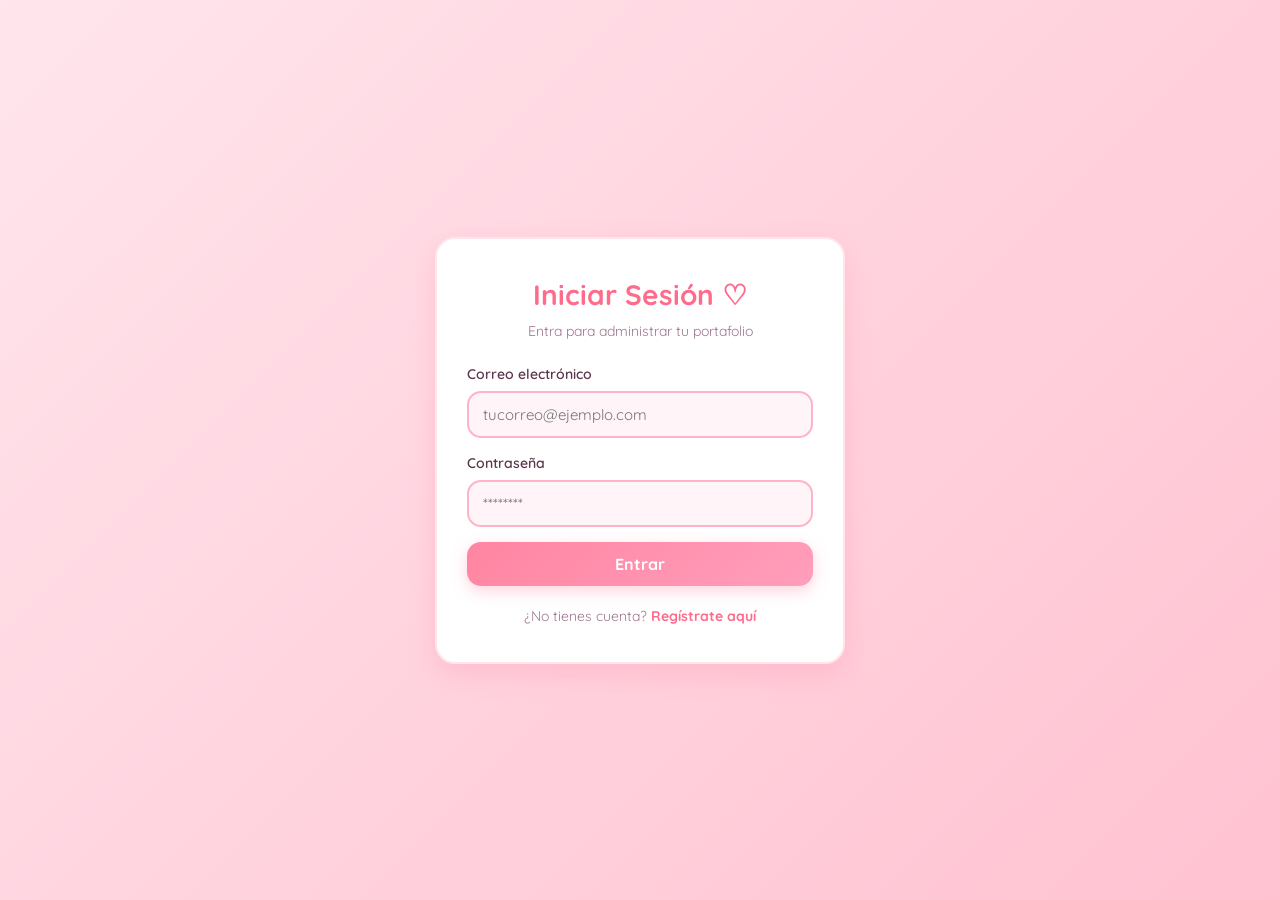
<file: backoffice/index.html>
<!DOCTYPE html>
<html lang="es">
<head>
    <meta charset="UTF-8">
    <meta name="viewport" content="width=device-width, initial-scale=1.0">
    <title>Iniciar Sesión</title>
    <link href="https://fonts.googleapis.com/css2?family=Quicksand:wght@500;600;700&display=swap" rel="stylesheet">
    <link rel="stylesheet" href="styles.css">
</head>
<body class="fondo-rosa">

    <div class="caja-login">
        <h1>Iniciar Sesión</h1>
        <p class="subtitulo">Entra para administrar tu portafolio</p>

        <!--mensajes error o exito-->
        <div id="mensaje" class="alerta oculto"></div>

        <form id="form-login" class="formulario">
            <div class="campo">
                <label for="correo">Correo electrónico</label>
                <input type="email" id="correo" placeholder="tucorreo@ejemplo.com" required>
            </div>

            <div class="campo">
                <label for="contrasena">Contraseña</label>
                <input type="password" id="contrasena" placeholder="********" required>
            </div>

            <button type="submit" class="boton-rosa" id="btn-entrar">Entrar</button>
        </form>

        <p class="texto-abajo">
            ¿No tienes cuenta? <a href="register.html">Regístrate aquí</a>
        </p>
    </div>

    <script src="js/auth.js"></script>
</body>
</html>
</file>
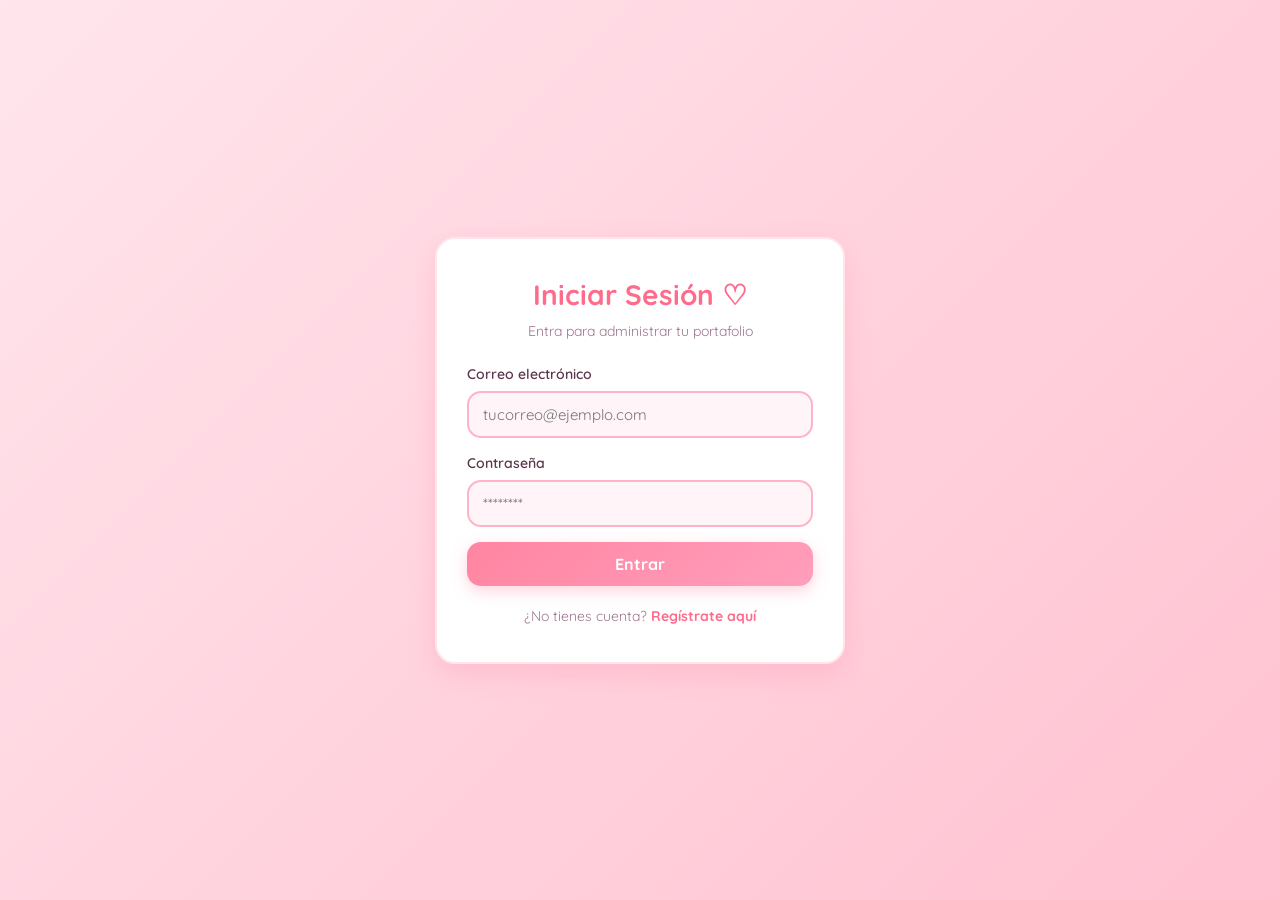
<file: backoffice/home.html>
<!DOCTYPE html>
<html lang="es">
<head>
    <meta charset="UTF-8">
    <meta name="viewport" content="width=device-width, initial-scale=1.0">
    <title>Panel de Proyectos</title>
    <link href="https://fonts.googleapis.com/css2?family=Quicksand:wght@500;600;700&display=swap" rel="stylesheet">
    <link rel="stylesheet" href="styles.css">
    <script>
        //Si no hay sesión iniciada, regresar al login
        if (!localStorage.getItem("token")) {
            window.location.replace("index.html");
        }
    </script>
</head>
<body class="fondo-panel">

    <aside class="menu-lateral">
        <div>
            <h2>Mi Portafolio ♡</h2>
            <p id="saludo-usuario" class="etiqueta-usuario">Bienvenida</p>
        </div>

        <nav>
            <ul class="lista-menu">
                <li><a href="#" class="activo">Mis Proyectos</a></li>
                <li><a href="#" id="link-nuevo">+ Nuevo Proyecto</a></li>
                <li><a href="#" id="btn-salir">Cerrar Sesión</a></li>
            </ul>
        </nav>
    </aside>

    <main class="contenido-panel">
        <div class="barra-arriba">
            <div>
                <h1>Mis Proyectos</h1>
                <p class="subtitulo">Agrega, edita o borra los trabajos de tu portafolio</p>
            </div>
            <button class="boton-rosa" id="btn-agregar">+ Agregar Proyecto</button>
        </div>

        <div id="mensaje-panel" class="alerta oculto"></div>

        <!--Aqui se cargan las tarjetas de proyectos-->
        <section id="lista-proyectos" class="cuadricula-proyectos">
            <p>Cargando proyectos... ♡</p>
        </section>
    </main>

    <!--ventana emergente - crear o editar -->
    <div id="ventana-modal" class="fondo-modal oculto">
        <div class="caja-modal">
            <div class="arriba-modal">
                <h2 id="titulo-modal">Nuevo Proyecto ♡</h2>
                <button type="button" id="btn-cerrar-x" class="boton-x">&times;</button>
            </div>

            <form id="form-proyecto" class="formulario">
                <input type="hidden" id="proyecto-id">

                <div class="campo">
                    <label for="titulo">Título del proyecto *</label>
                    <input type="text" id="titulo" placeholder="Ej. Página de repostería" required>
                </div>

                <div class="campo">
                    <label for="descripcion">Descripción *</label>
                    <textarea id="descripcion" rows="3" placeholder="Cuenta de qué trata tu proyecto" required></textarea>
                </div>

                <div class="campo">
                    <label for="tecnologias">Tecnologías (separadas por coma)</label>
                    <input type="text" id="tecnologias" placeholder="Ej. HTML, CSS, JavaScript">
                </div>

                <div class="campo">
                    <label for="repositorio">Link de GitHub</label>
                    <input type="url" id="repositorio" placeholder="https://github.com/usuario/proyecto">
                </div>

                <div class="campo">
                    <label for="imagen">Link de una imagen (opcional)</label>
                    <input type="url" id="imagen" placeholder="https://ejemplo.com/foto.png">
                </div>

                <div class="botones-modal">
                    <button type="button" id="btn-cancelar" class="boton-gris">Cancelar</button>
                    <button type="submit" id="btn-guardar" class="boton-rosa">Guardar</button>
                </div>
            </form>
        </div>
    </div>

    <script src="js/home.js"></script>
</body>
</html>
</file>
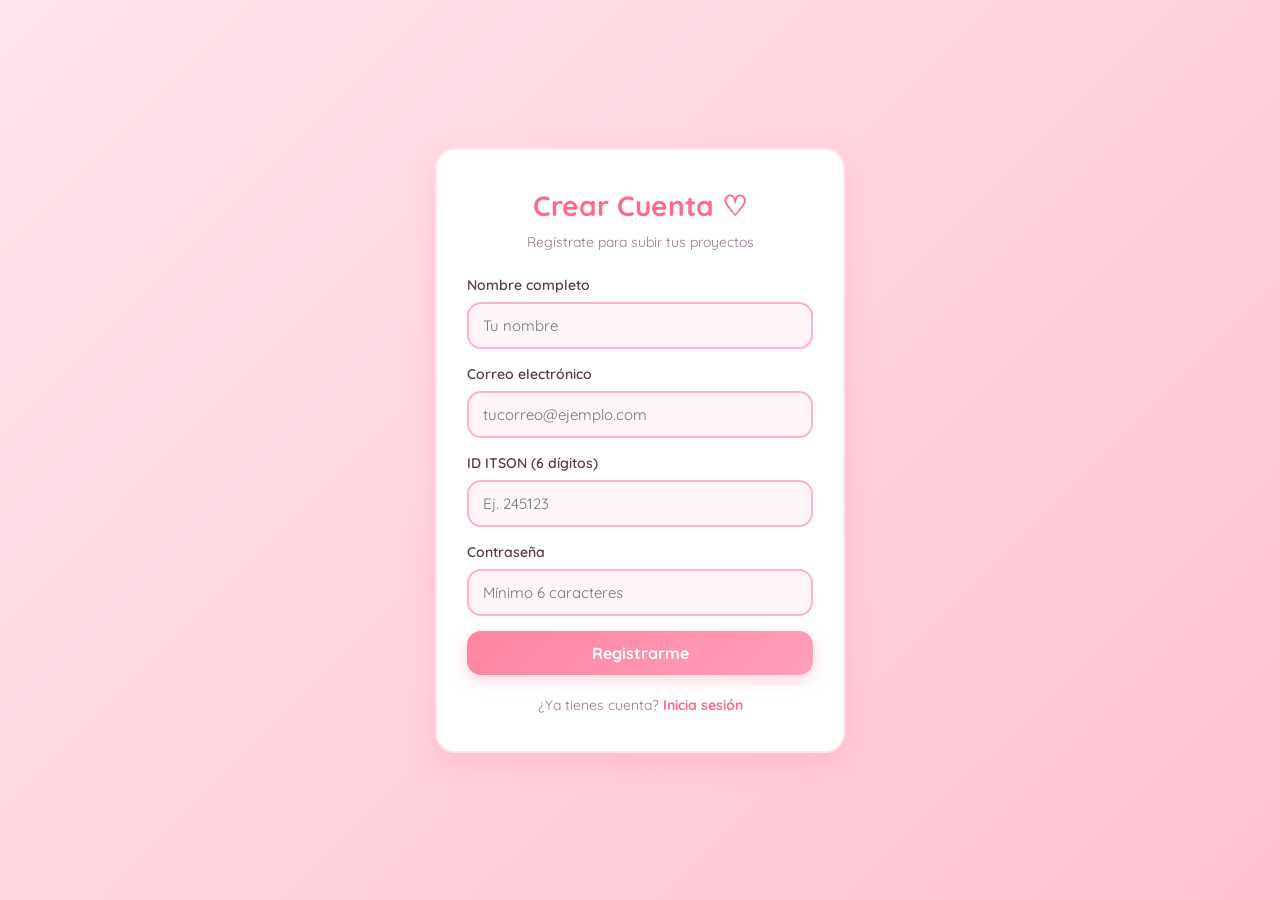
<file: backoffice/register.html>
<!DOCTYPE html>
<html lang="es">
<head>
    <meta charset="UTF-8">
    <meta name="viewport" content="width=device-width, initial-scale=1.0">
    <title>Crear Cuenta</title>
    <link href="https://fonts.googleapis.com/css2?family=Quicksand:wght@500;600;700&display=swap" rel="stylesheet">
    <link rel="stylesheet" href="styles.css">
</head>
<body class="fondo-rosa">

    <div class="caja-login">
        <h1>Crear Cuenta</h1>
        <p class="subtitulo">Regístrate para subir tus proyectos</p>

        <div id="mensaje" class="alerta oculto"></div>

        <form id="form-registro" class="formulario">
            <div class="campo">
                <label for="nombre">Nombre completo</label>
                <input type="text" id="nombre" placeholder="Tu nombre" required>
            </div>

            <div class="campo">
                <label for="correo">Correo electrónico</label>
                <input type="email" id="correo" placeholder="tucorreo@ejemplo.com" required>
            </div>

            <div class="campo">
                <label for="id-itson">ID ITSON (6 dígitos)</label>
                <input type="text" id="id-itson" placeholder="Ej. 245123" minlength="6" maxlength="6" pattern="[0-9]{6}" required>
            </div>

            <div class="campo">
                <label for="contrasena">Contraseña</label>
                <input type="password" id="contrasena" placeholder="Mínimo 6 caracteres" minlength="6" required>
            </div>

            <button type="submit" class="boton-rosa" id="btn-registrar">Registrarme</button>
        </form>

        <p class="texto-abajo">
            ¿Ya tienes cuenta? <a href="index.html">Inicia sesión</a>
        </p>
    </div>

    <script src="js/auth.js"></script>
</body>
</html>
</file>
<file: backoffice/styles.css>
* {
    box-sizing: border-box;
    margin: 0;
    padding: 0;
    font-family: 'Quicksand', sans-serif;
}

body {
    color: #5c374c;
    line-height: 1.5;
}

/*class esconder ventanitas*/
.oculto {
    display: none !important;
}

/*login y registro */
.fondo-rosa {
    min-height: 100vh;
    display: flex;
    align-items: center;
    justify-content: center;
    padding: 20px;
    background: linear-gradient(135deg, #ffe5ec, #ffc2d1);
}

.caja-login {
    background-color: #ffffff;
    width: 100%;
    max-width: 410px;
    padding: 35px 30px;
    border-radius: 20px;
    border: 2px solid #ffe5ec;
    box-shadow: 0 10px 25px rgba(255, 133, 162, 0.25);
}

.caja-login h1 {
    text-align: center;
    color: #ff6b8b;
    font-size: 28px;
    margin-bottom: 5px;
}

/*kawaiiiiiii*/
.caja-login h1::after {
    content: " ♡";
}

.subtitulo {
    text-align: center;
    color: #9e768f;
    font-size: 14px;
    margin-bottom: 22px;
}

/*form y botones*/
.formulario {
    display: flex;
    flex-direction: column;
    gap: 15px;
}

.campo {
    display: flex;
    flex-direction: column;
    gap: 6px;
}

.campo label {
    font-size: 14px;
    font-weight: 600;
}

.campo input, .campo textarea {
    background-color: #fff5f8;
    color: #5c374c;
    padding: 12px 14px;
    border: 2px solid #ffb3c6;
    border-radius: 14px;
    font-size: 15px;
    outline: none;
}

.campo input:focus, .campo textarea:focus {
    background-color: #ffffff;
    border-color: #ff85a2;
    box-shadow: 0 0 0 3px rgba(255, 133, 162, 0.2);
}

.boton-rosa {
    background: linear-gradient(135deg, #ff85a2, #ff9ebb);
    color: #ffffff;
    border: none;
    padding: 12px 20px;
    border-radius: 14px;
    font-size: 16px;
    font-weight: 700;
    cursor: pointer;
    box-shadow: 0 5px 15px rgba(255, 133, 162, 0.35);
    transition: 0.2s;
}

.boton-rosa:hover {
    background: linear-gradient(135deg, #ff6b8b, #ff85a2);
    transform: translateY(-2px);
}

.texto-abajo {
    margin-top: 20px;
    text-align: center;
    font-size: 14px;
    color: #9e768f;
}

.texto-abajo a {
    color: #ff6b8b;
    text-decoration: none;
    font-weight: 700;
}

/*msj error*/
.alerta {
    padding: 12px;
    border-radius: 14px;
    margin-bottom: 16px;
    font-size: 14px;
    font-weight: 600;
    text-align: center;
}

.alerta-error {
    background-color: #ffe3e8;
    color: #c9184a;
    border: 1.5px solid #ff8fa3;
}

.alerta-exito {
    background-color: #e6fcf5;
    color: #0ca678;
    border: 1.5px solid #63e6be;
}

/*home*/
.fondo-panel {
    display: flex;
    min-height: 100vh;
    background-color: #fff8fa;
}

.menu-lateral {
    width: 240px;
    background: linear-gradient(180deg, #ff9ebb, #ffb3c6);
    color: #ffffff;
    padding: 30px 20px;
    display: flex;
    flex-direction: column;
    gap: 30px;
    border-radius: 0 24px 24px 0;
}

.etiqueta-usuario {
    font-size: 13px;
    background: rgba(255, 255, 255, 0.3);
    padding: 5px 12px;
    border-radius: 12px;
    margin-top: 8px;
    display: inline-block;
}

.lista-menu {
    list-style: none;
    display: flex;
    flex-direction: column;
    gap: 10px;
}

.lista-menu a {
    color: #ffffff;
    text-decoration: none;
    font-weight: 600;
    display: block;
    padding: 10px 14px;
    border-radius: 14px;
}

.lista-menu a.activo, .lista-menu a:hover {
    background-color: rgba(255, 255, 255, 0.3);
}

.contenido-panel {
    flex: 1;
    padding: 30px;
}

.barra-arriba {
    display: flex;
    justify-content: space-between;
    align-items: center;
    margin-bottom: 25px;
    flex-wrap: wrap;
    gap: 15px;
}

.barra-arriba h1 {
    color: #ff6b8b;
}

.barra-arriba .subtitulo {
    text-align: left;
    margin-bottom: 0;
}

/*TARGETS*/
.cuadricula-proyectos {
    display: grid;
    grid-template-columns: repeat(auto-fill, minmax(270px, 1fr));
    gap: 20px;
}

.tarjeta-proyecto {
    background: #ffffff;
    padding: 20px;
    border-radius: 20px;
    border: 2px solid #ffe5ec;
    box-shadow: 0 6px 15px rgba(255, 133, 162, 0.12);
    display: flex;
    flex-direction: column;
    justify-content: space-between;
    gap: 14px;
}

.tarjeta-proyecto h3 {
    color: #ff6b8b;
    margin-bottom: 6px;
}

.foto-proyecto {
    width: 100%;
    height: 150px;
    object-fit: cover;
    border-radius: 14px;
    margin-bottom: 10px;
}

.etiquetas {
    display: flex;
    flex-wrap: wrap;
    gap: 6px;
    margin-top: 10px;
}

.etiqueta {
    background-color: #ffe5ec;
    color: #ff6b8b;
    font-size: 12px;
    font-weight: 700;
    padding: 4px 10px;
    border-radius: 10px;
}

.link-repo {
    display: inline-block;
    margin-top: 10px;
    font-size: 14px;
    color: #ff6b8b;
    font-weight: 600;
    text-decoration: none;
}

.botones-tarjeta {
    display: flex;
    gap: 10px;
    padding-top: 12px;
    border-top: 1.5px dashed #ffd6e0;
}

.boton-editar, .boton-borrar, .boton-gris {
    flex: 1;
    padding: 9px;
    border-radius: 12px;
    border: none;
    font-size: 14px;
    font-weight: 700;
    cursor: pointer;
}

.boton-editar {
    background-color: #ffe5ec;
    color: #d6336c;
}

.boton-borrar {
    background-color: #ffccd5;
    color: #a4133c;
}

.boton-gris {
    background-color: #f3e8ee;
    color: #5c374c;
}

/*Emergente ventanas*/
.fondo-modal {
    position: fixed;
    inset: 0;
    background: rgba(92, 55, 76, 0.45);
    display: flex;
    align-items: center;
    justify-content: center;
    padding: 15px;
    z-index: 100;
}

.caja-modal {
    background: #ffffff;
    width: 100%;
    max-width: 460px;
    max-height: 90vh;
    overflow-y: auto;
    padding: 28px;
    border-radius: 20px;
    border: 2px solid #ffe5ec;
}

.arriba-modal {
    display: flex;
    justify-content: space-between;
    align-items: center;
    margin-bottom: 18px;
}

.arriba-modal h2 {
    color: #ff6b8b;
}

.boton-x {
    background: #ffe5ec;
    border: none;
    color: #ff6b8b;
    width: 32px;
    height: 32px;
    border-radius: 50%;
    font-size: 20px;
    cursor: pointer;
}

.botones-modal {
    display: flex;
    gap: 10px;
    margin-top: 8px;
}

/*responsibidad*/
@media (max-width: 768px) {
    .fondo-panel {
        flex-direction: column;
    }
    .menu-lateral {
        width: 100%;
        border-radius: 0 0 20px 20px;
    }
    .lista-menu {
        flex-direction: row;
        flex-wrap: wrap;
    }
}
</file>
